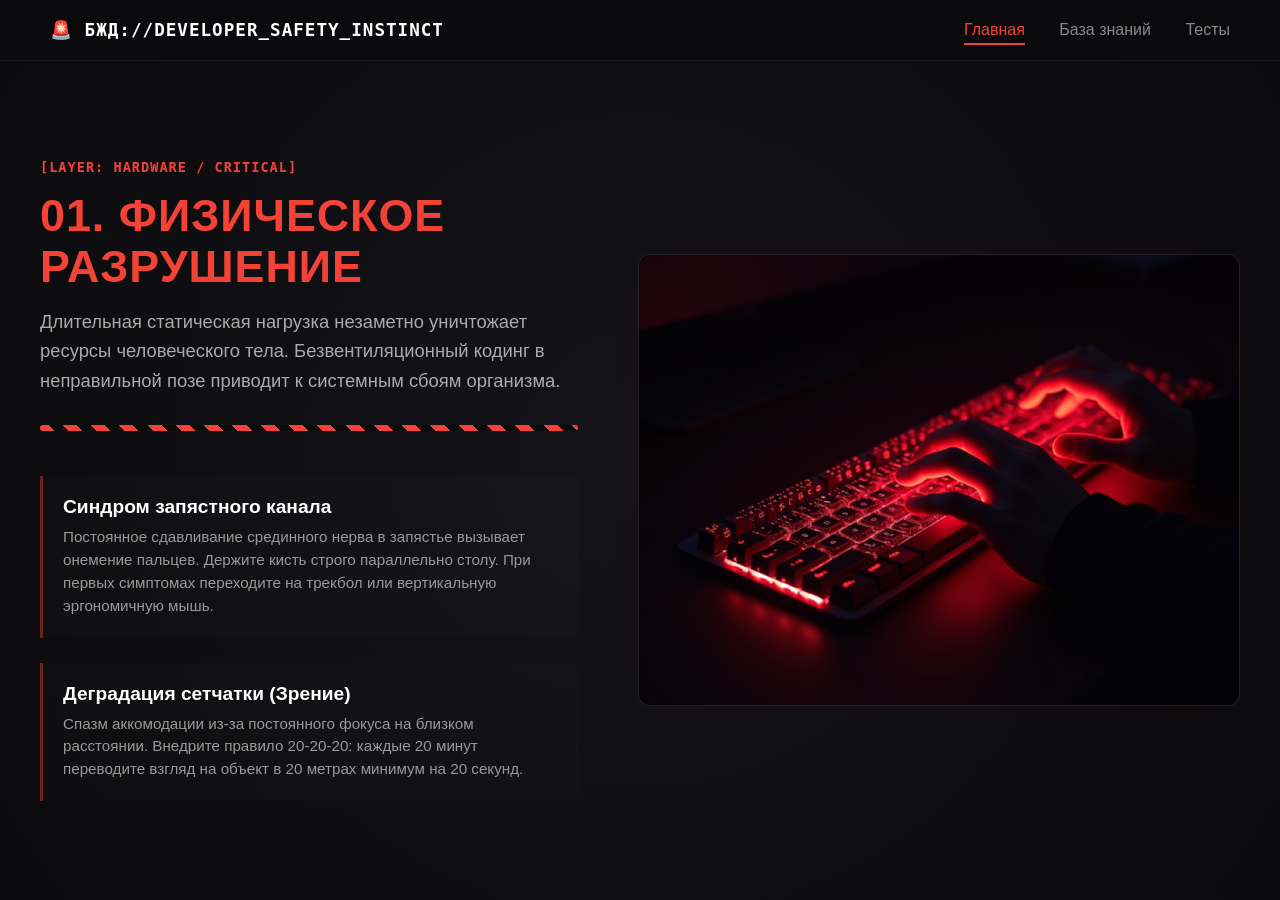
<file: index.html>
<!doctype html>
<html lang="ru">
    <head>
        <meta charset="UTF-8" />
        <meta name="viewport" content="width=device-width, initial-scale=1.0" />
        <title>БЖД Разработчика: Сфера Безопасности</title>
        <link rel="stylesheet" href="style.css" />
        <script src="components/head.js"></script>
    </head>
    <body class="page-fade-in theme-danger slides-mode">
        <!-- ШАПКА -->
        <header class="main-header" id="main-header-component"></header>

        <!-- ПОЛНОЭКРАННЫЕ СЛАЙДЫ -->
        <div class="slides-container">
            <!-- СЛАЙД 1: HARDWARE LAYER (ФИЗИОЛОГИЯ) -->
            <section class="slide-section">
                <div class="slide-wrapper grid-2ch">
                    <div class="text-side">
                        <div class="card-badge color-critical">
                            [LAYER: HARDWARE / CRITICAL]
                        </div>
                        <h1>01. Физическое разрушение</h1>
                        <p class="hero-desc">
                            Длительная статическая нагрузка незаметно уничтожает
                            ресурсы человеческого тела. Безвентиляционный кодинг
                            в неправильной позе приводит к системным сбоям
                            организма.
                        </p>
                        <div class="warning-line line-critical"></div>

                        <div class="info-block">
                            <h3>Синдром запястного канала</h3>
                            <p>
                                Постоянное сдавливание срединного нерва в
                                запястье вызывает онемение пальцев. Держите
                                кисть строго параллельно столу. При первых
                                симптомах переходите на трекбол или вертикальную
                                эргономичную мышь.
                            </p>
                        </div>
                        <div class="info-block">
                            <h3>Деградация сетчатки (Зрение)</h3>
                            <p>
                                Спазм аккомодации из-за постоянного фокуса на
                                близком расстоянии. Внедрите правило 20-20-20:
                                каждые 20 минут переводите взгляд на объект в 20
                                метрах минимум на 20 секунд.
                            </p>
                        </div>
                    </div>
                    <div class="image-side">
                        <div class="img-container glow-critical">
                            <img
                                class="img-placeholder"
                                src="assets/image/img_01.png"
                                alt="IMAGE: HARDWARE_SAFETY_ERR"
                            />
                        </div>
                    </div>
                </div>
            </section>

            <!-- СЛАЙД 2: INFRASTRUCTURE LAYER (ТЕХНОГЕННЫЕ АВАРИИ) -->
            <section class="slide-section">
                <div class="slide-wrapper grid-2ch">
                    <div class="image-side">
                        <div class="img-container glow-warning">
                            <img
                                class="img-placeholder"
                                src="assets/image/img_02.png"
                                alt="IMAGE: INFRASTRUCTURE_FIRE"
                            />
                        </div>
                    </div>
                    <div class="text-side">
                        <div class="card-badge color-warning">
                            [LAYER: INFRASTRUCTURE / WARNING]
                        </div>
                        <h2>02. Техногенные аварии рабочего места</h2>
                        <p class="hero-desc">
                            Рабочее место разработчика — это концентрат дорогой
                            электроники. Несоблюдение правил электробезопасности
                            ведет к мгновенной потере оборудования или пожару.
                        </p>
                        <div class="warning-line line-warning"></div>

                        <div class="info-block">
                            <h3>Критическое залитие жидкостями</h3>
                            <p>
                                Кофе или энергетик на клавиатуре запускают
                                процесс электрохимической коррозии. Алгоритм:
                                мгновенно выдернуть шнур питания. Не тратьте
                                время на вытирание — зажмите кнопку Power на 5
                                секунд до полного отключения.
                            </p>
                        </div>
                        <div class="info-block">
                            <h3>Перегрузка локальных подсетей</h3>
                            <p>
                                Подключение мощного системного блока,
                                рендер-фермы и бытовых приборов (обогреватель,
                                чайник) в один дешевый китайский удлинитель
                                плавит изоляцию кабеля. Используйте сетевые
                                фильтры с предохранителями.
                            </p>
                        </div>
                    </div>
                </div>
            </section>

            <!-- СЛАЙД 3: ENVIRONMENT LAYER (МИКРОКЛИМАТ) -->
            <section class="slide-section">
                <div class="slide-wrapper grid-2ch">
                    <div class="text-side">
                        <div class="card-badge color-info">
                            [LAYER: ENVIRONMENT / INFO]
                        </div>
                        <h2>03. Микроклимат и экология рабочего места</h2>
                        <p class="hero-desc">
                            Окружающая среда напрямую управляет
                            производительностью вашего мозга. Нехватка кислорода
                            незаметно снижает концентрацию, порождая критические
                            баги в коде.
                        </p>
                        <div class="warning-line line-info"></div>

                        <div class="info-block">
                            <h3>Токсикация углекислым газом (CO₂)</h3>
                            <p>
                                В закрытой комнате уровень CO₂ поднимается выше
                                1200 ppm всего за 1.5 часа. Появляется
                                сонливость и головная боль. Организуйте сквозное
                                проветривание каждые 90 минут или установите
                                приточную вентиляцию.
                            </p>
                        </div>
                        <div class="info-block">
                            <h3>Световое загрязнение и блики</h3>
                            <p>
                                Прямые лучи солнца или ламп, отражающиеся от
                                глянцевого монитора, вызывают постоянное
                                перенапряжение глазных мышц. Установите монитор
                                перпендикулярно окну и используйте лампы с
                                высоким индексом цветопередачи.
                            </p>
                        </div>
                    </div>
                    <div class="image-side">
                        <div class="img-container glow-info">
                            <img
                                class="img-placeholder"
                                src="assets/image/img_03.png"
                                alt="IMAGE: ENVIRONMENT_WORKSPACE"
                            />
                        </div>
                    </div>
                </div>
            </section>

            <!-- СЛАЙД 4: SOFTWARE & MIND LAYER (ЦИФРОВАЯ БЕЗОПАСНОСТЬ) -->
            <section class="slide-section">
                <div class="slide-wrapper grid-2ch">
                    <div class="image-side">
                        <div class="img-container glow-safe">
                            <img
                                class="img-placeholder"
                                src="assets/image/img_04.png"
                                alt="IMAGE: DATA_SAFETY_MIND"
                            />
                        </div>
                    </div>
                    <div class="text-side">
                        <div class="card-badge color-safe">
                            [LAYER: SOFTWARE & MIND / SECURE]
                        </div>
                        <h2>04. Ментальный слой и сохранность данных</h2>
                        <p class="hero-desc">
                            Потеря результатов полугодовой работы или
                            психологическое истощение могут навсегда выбить
                            специалиста из индустрии. Защищайте код и свой
                            разум.
                        </p>
                        <div class="warning-line line-safe"></div>

                        <div class="info-block">
                            <h3>Резервное копирование (Страховка 3-2-1)</h3>
                            <p>
                                Проекты должны быть захешированы. Храните
                                минимум 3 копии данных на 2 разных типах
                                носителей (например, SSD и HDD), при этом 1
                                копия должна находиться на удаленном сервере или
                                в облаке вне дома.
                            </p>
                        </div>
                        <div class="info-block">
                            <h3>Социальная IT-инженерия</h3>
                            <p>
                                Запуск непроверенных скриптов, скачивание
                                npm-пакетов без проверки репозитория или
                                открытие «тестовых заданий» (.exe / .bat) от
                                фейковых HR приводит к компрометации ваших
                                приватных ключей и паролей.
                            </p>
                        </div>

                        <div class="action-block-inline">
                            <a href="tests.html" class="btn-action"
                                >Пройти тесты →</a
                            >
                        </div>
                    </div>
                </div>
            </section>

            <!-- ФУТЕР -->
            <footer class="main-footer">
                <p>
                    © 2026 Справочник БЖД Разработчика. Код пишется, жизнь
                    сохраняется.
                </p>
            </footer>
        </div>
        <!-- ИНИЦИАЛИЗАЦИЯ И ПОДСВЕТКА НАВИГАЦИИ -->
        <script>
            document.addEventListener("DOMContentLoaded", () => {
                const headerContainer = document.getElementById(
                    "main-header-component",
                );

                // Если скрипт head.js успешно загрузился в память, рендерим меню
                if (headerContainer && window.componentHeader) {
                    headerContainer.innerHTML = window.componentHeader;

                    // Подсвечиваем вкладку "Главная"
                    document
                        .getElementById("nav-index")
                        .classList.add("active");
                }
            });
        </script>
    </body>
</html>
</file>
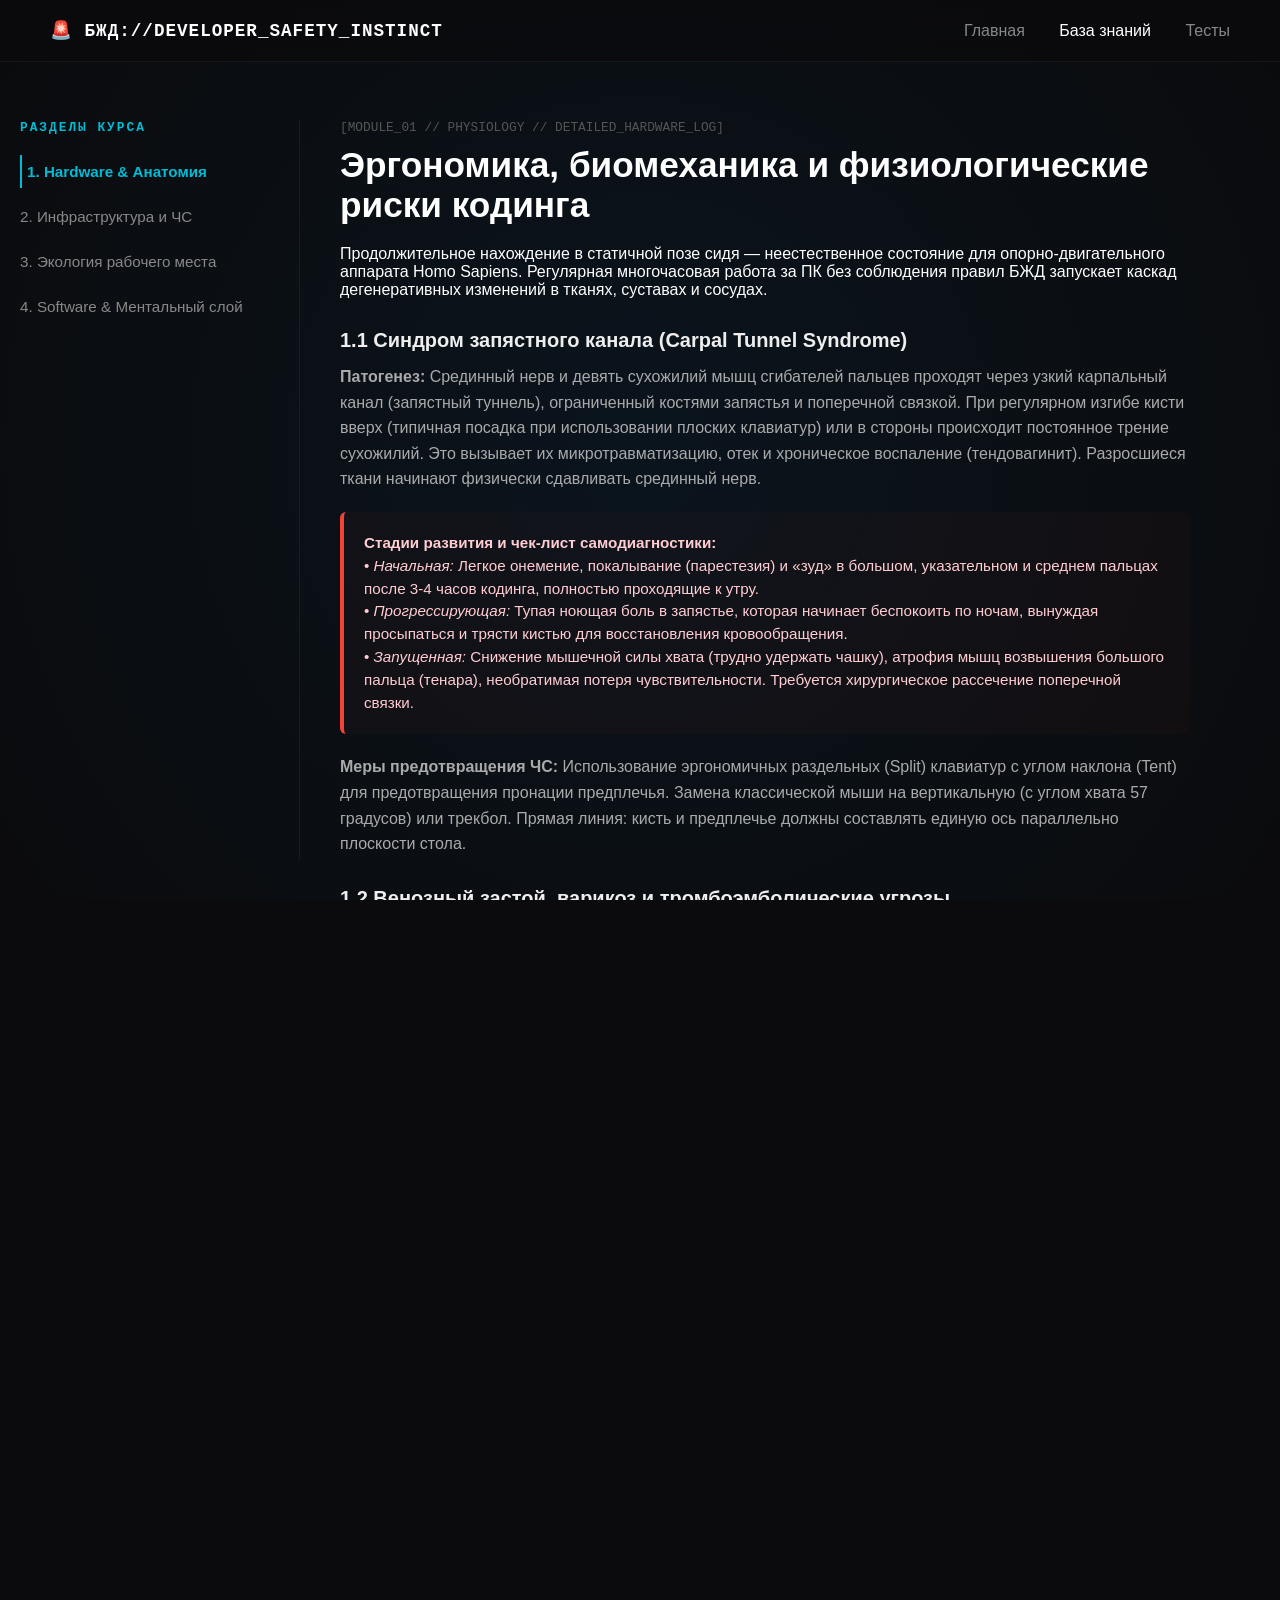
<file: academy.html>
<!doctype html>
<html lang="ru">
    <head>
        <meta charset="UTF-8" />
        <meta name="viewport" content="width=device-width, initial-scale=1.0" />
        <title>БЖД Разработчика: База Знаний</title>
        <link rel="stylesheet" href="style.css" />

        <!-- АВТОНОМНОЕ ПОДКЛЮЧЕНИЕ ШАПКИ И СТАТЕЙ (БЕЗ FETCH И СЕРВЕРОВ) -->
        <script src="components/head.js"></script>
        <script src="articles/hardware.js"></script>
        <script src="articles/infrastructure.js"></script>
        <script src="articles/environment.js"></script>
        <script src="articles/software.js"></script>
    </head>
    <body class="page-fade-in theme-info">
        <!-- ШАПКА-КОМПОНЕНТ -->
        <header class="main-header" id="main-header-component"></header>

        <!-- ОСНОВНОЙ КОНТЕНТ (УЧЕБНИК) -->
        <main class="academy-wrapper">
            <div class="academy-container">
                <!-- Боковое меню навигации -->
                <aside class="academy-sidebar">
                    <div class="sidebar-title">РАЗДЕЛЫ КУРСА</div>
                    <ul class="sidebar-menu">
                        <li>
                            <button
                                class="side-tab-btn active"
                                data-target="hardware"
                            >
                                1. Hardware & Анатомия
                            </button>
                        </li>
                        <li>
                            <button
                                class="side-tab-btn"
                                data-target="infrastructure"
                            >
                                2. Инфраструктура и ЧС
                            </button>
                        </li>
                        <li>
                            <button
                                class="side-tab-btn"
                                data-target="environment"
                            >
                                3. Экология рабочего места
                            </button>
                        </li>
                        <li>
                            <button class="side-tab-btn" data-target="software">
                                4. Software & Ментальный слой
                            </button>
                        </li>
                    </ul>
                </aside>

                <!-- Динамическая зона загрузки статей из оперативной памяти -->
                <section class="academy-content" id="academy-content-area">
                    <div class="loading-status">
                        Подключение к модулю безопасности...
                    </div>
                </section>
            </div>
        </main>

        <!-- ФУТЕР -->
        <footer class="main-footer">
            <p>
                © 2026 Справочник БЖД Разработчика. Код пишется, жизнь
                сохраняется.
            </p>
        </footer>

        <!-- СКРИПТ АВТОНОМНОГО УПРАВЛЕНИЯ ВУЗОВСКИМИ ТАБАМИ -->
        <script>
            const tabButtons = document.querySelectorAll(".side-tab-btn");
            const contentArea = document.getElementById("academy-content-area");

            // Карта соответствия дата-атрибутов кнопок и глобальных переменных лекций
            const articlesMap = {
                hardware: window.articleHardware,
                infrastructure: window.articleInfrastructure,
                environment: window.articleEnvironment,
                software: window.articleSoftware,
            };

            // Функция быстрой отрисовки лекции без fetch
            function displayArticle(category) {
                contentArea.classList.remove("fade-effect");

                const htmlText = articlesMap[category];

                if (htmlText) {
                    contentArea.innerHTML = htmlText;
                    void contentArea.offsetWidth; // Хак перезапуска анимации
                    contentArea.classList.add("fade-effect");
                } else {
                    contentArea.innerHTML = `<div class="academy-box box-danger"><strong>Критический сбой:</strong> Модуль "${category}" не найден в глобальной памяти скриптов.</div>`;
                }
            }

            // Логика кликов по кнопкам разделов
            tabButtons.forEach((button) => {
                button.addEventListener("click", () => {
                    const category = button.getAttribute("data-target");

                    tabButtons.forEach((btn) => btn.classList.remove("active"));
                    button.classList.add("active");

                    displayArticle(category);
                    window.scrollTo({ top: 0, behavior: "auto" });
                });
            });

            // Инициализация интерфейса при старте
            document.addEventListener("DOMContentLoaded", () => {
                // 1. Рендерим и подсвечиваем шапку
                const headerContainer = document.getElementById(
                    "main-header-component",
                );
                if (headerContainer && window.componentHeader) {
                    headerContainer.innerHTML = window.componentHeader;
                    document
                        .getElementById("nav-academy")
                        ?.classList.add("active");
                }

                // 2. Выводим первую статью
                displayArticle("hardware");
            });
        </script>
    </body>
</html>
</file>
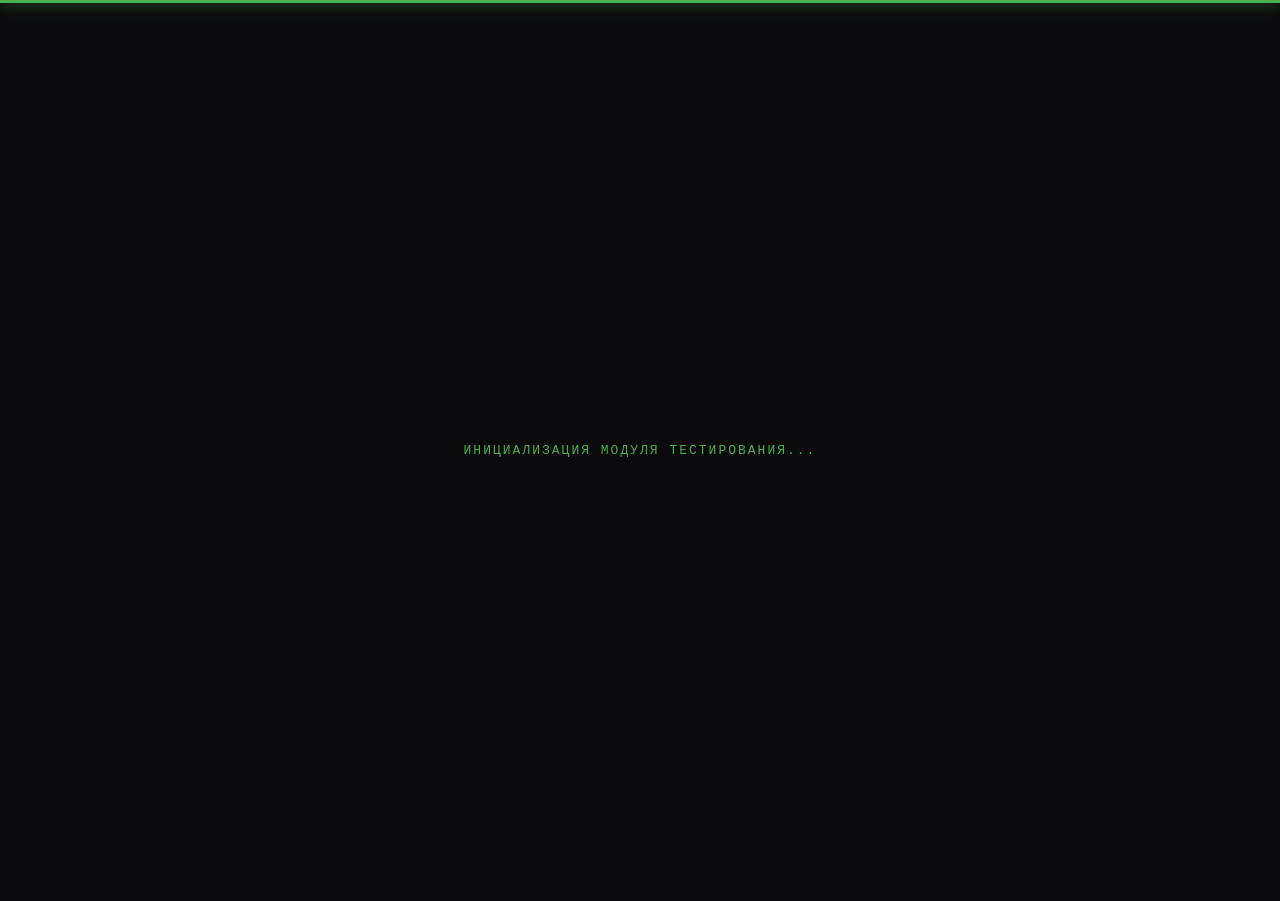
<file: tests.html>
<!doctype html>
<html lang="ru">
    <head>
        <meta charset="UTF-8" />
        <meta name="viewport" content="width=device-width, initial-scale=1.0" />
        <title>БЖД Разработчика: Тестирование</title>
        <link rel="stylesheet" href="style.css" />
        <script src="components/head.js"></script>
    </head>
    <body class="page-fade-in theme-safe">
        <!-- ЭФФЕКТ СКАНИРОВАНИЯ -->
        <div class="scan-overlay" id="scanOverlay">
            <div class="scan-line"></div>
            <div class="scan-text">ИНИЦИАЛИЗАЦИЯ МОДУЛЯ ТЕСТИРОВАНИЯ...</div>
        </div>

        <!-- ШАПКА -->
        <header class="main-header" id="main-header-component"></header>

        <!-- КОНТЕНТ ТЕСТОВ -->
        <main class="content-wrapper">
            <section class="quiz-section">
                <!-- МЕНЮ ВЫБОРА ТЕСТА -->
                <div id="quiz-menu">
                    <h2>Выберите модуль проверки знания БЖД</h2>
                    <p class="subtitle">
                        Каждый тест содержит 10 критических вопросов по ЧС.
                    </p>

                    <div class="category-menu">
                        <button
                            class="menu-card menu-critical"
                            onclick="startSelectedQuiz('hardware')"
                        >
                            <span class="menu-badge">[HARDWARE]</span>
                            <h3>Физическое выживание</h3>
                            <p>
                                Зрение, туннельный синдром, тромбоз и осанка
                                разработчика.
                            </p>
                        </button>
                        <button
                            class="menu-card menu-warning"
                            onclick="startSelectedQuiz('infrastructure')"
                        >
                            <span class="menu-badge">[INFRASTRUCTURE]</span>
                            <h3>Аварии и Железо</h3>
                            <p>
                                Пожары, замыкания, залития и перегрузки рабочих
                                станций.
                            </p>
                        </button>
                        <button
                            class="menu-card menu-info"
                            onclick="startSelectedQuiz('software')"
                        >
                            <span class="menu-badge">[SOFTWARE & MIND]</span>
                            <h3>Данные и Выгорание</h3>
                            <p>
                                Безопасность кода, бэкапы, фишинг и ментальная
                                стойкость.
                            </p>
                        </button>
                    </div>
                </div>

                <!-- ИНТЕРФЕЙС ТЕСТА -->
                <div class="quiz-container hidden" id="quiz-body">
                    <div class="quiz-header-nav">
                        <button class="btn-back" onclick="backToMenu()">
                            ← В меню модулей
                        </button>
                        <span id="quiz-title-display" class="quiz-current-title"
                            >Тест</span
                        >
                    </div>

                    <div id="question-box">
                        <div class="progress-bar">
                            <div id="progress-fill"></div>
                        </div>
                        <p class="question-text" id="question">
                            Загрузка вопроса...
                        </p>
                        <div class="options" id="options"></div>
                    </div>

                    <div id="result-box" class="hidden">
                        <h3>Лог компиляции результатов:</h3>
                        <p id="result-text"></p>
                        <div class="result-actions">
                            <button class="btn-restart" onclick="restartQuiz()">
                                Пройти заново
                            </button>
                            <button
                                class="btn-menu-back"
                                onclick="backToMenu()"
                            >
                                Другие тесты
                            </button>
                        </div>
                    </div>
                </div>
            </section>
        </main>

        <!-- ФУТЕР -->
        <footer class="main-footer">
            <p>
                © 2026 Справочник БЖД Разработчика. Код пишется, жизнь
                сохраняется.
            </p>
        </footer>

        <script src="script.js"></script>
        <script>
            document.addEventListener("DOMContentLoaded", () => {
                const headerContainer = document.getElementById(
                    "main-header-component",
                );

                // Проверяем наличие глобальной переменной из head.js
                if (headerContainer && window.componentHeader) {
                    headerContainer.innerHTML = window.componentHeader;

                    // Подсвечиваем вкладку "Тесты" зеленым неоном
                    document
                        .getElementById("nav-tests")
                        .classList.add("active");
                }
            });
        </script>
    </body>
</html>
</file>
<file: style.css>
/* ==========================================================================
   1. СБРОС СТИЛЕЙ И БАЗОВЫЕ НАСТРОЙКИ
   ========================================================================== */
* {
    margin: 0;
    padding: 0;
    box-sizing: border-box;
    font-family: "Segoe UI", Tahoma, Geneva, Verdana, sans-serif;
}

html,
body {
    height: 100%;
    background-color: #0b0b0d;
    color: #fff;
    overflow: hidden; /* Отключаем дефолтный скролл браузера для работы слайдов */
}

/* Эффект мягкого появления страниц при загрузке */
.page-fade-in {
    animation: pageIn 0.5s ease-out both;
}

@keyframes pageIn {
    from {
        opacity: 0;
        transform: translateY(10px);
    }
    to {
        opacity: 1;
        transform: translateY(0);
    }
}

/* ==========================================================================
   2. ФИКСИРОВАННАЯ ШАПКА (НАВИГАЦИЯ)
   ========================================================================== */
.main-header {
    position: fixed;
    top: 0;
    left: 0;
    width: 100%;
    display: flex;
    justify-content: space-between;
    align-items: center;
    padding: 20px 50px;
    z-index: 100;
    background: rgba(11, 11, 13, 0.85);
    backdrop-filter: blur(12px);
    border-bottom: 1px solid rgba(255, 255, 255, 0.05);
}

.logo {
    font-size: 1.1rem;
    font-weight: bold;
    text-transform: uppercase;
    letter-spacing: 1px;
    font-family: monospace;
}

.nav-links a {
    color: #888;
    text-decoration: none;
    margin-left: 30px;
    font-weight: 500;
    transition:
        color 0.3s,
        border-bottom 0.3s;
    padding-bottom: 5px;
}

.nav-links a.active,
.nav-links a:hover {
    color: #fff;
}

/* Индивидуальная подсветка активной ссылки в зависимости от темы страницы */
.theme-danger .nav-links a.active {
    border-bottom: 2px solid #f44336;
    color: #f44336;
}
.theme-safe .nav-links a.active {
    border-bottom: 2px solid #4caf50;
    color: #4caf50;
}

/* ==========================================================================
   3. ПОЛНОЭКРАННЫЕ СЛАЙДЫ (PAGE SNAPPING)
   ========================================================================== */
.slides-container {
    height: 100vh;
    overflow-y: scroll;
    scroll-snap-type: y mandatory; /* Жесткая фиксация скролла по вертикали */
    scroll-behavior: smooth;
}

.slide-section {
    height: 100vh;
    width: 100%;
    scroll-snap-align: start; /* Привязывает начало слайда к экрану */
    display: flex;
    justify-content: center;
    align-items: center;
    padding: 100px 20px 40px 20px;
    position: relative;
    background: radial-gradient(circle at center, #141419 0%, #0b0b0d 100%);
}

.slide-wrapper {
    width: 100%;
    max-width: 1200px;
    margin: 0 auto;
}

/* Двухколоночная сетка: Текст слева, Картинка справа */
.grid-2ch {
    display: grid;
    grid-template-columns: 1.2fr 0.8fr;
    gap: 60px;
    align-items: center;
}

/* ==========================================================================
   4. СТИЛИЗАЦИЯ КОНТЕНТА НА СЛАЙДАХ
   ========================================================================== */
.text-side {
    display: flex;
    flex-direction: column;
    text-align: left;
}

.card-badge {
    font-family: monospace;
    font-size: 0.85rem;
    font-weight: bold;
    margin-bottom: 15px;
    letter-spacing: 1px;
}

.text-side h1,
.text-side h2 {
    font-size: 2.8rem;
    text-transform: uppercase;
    letter-spacing: 1px;
    margin-bottom: 15px;
    font-weight: 800;
}

.hero-desc {
    font-size: 1.15rem;
    color: #aaa;
    line-height: 1.6;
    margin-bottom: 10px;
}

/* Информационные текстовые блоки */
.info-block {
    margin-top: 25px;
    background: rgba(255, 255, 255, 0.01);
    padding: 20px;
    border-left: 3px solid #333;
    border-radius: 0 6px 6px 0;
}

.info-block h3 {
    font-size: 1.2rem;
    margin-bottom: 8px;
    color: #fff;
}

.info-block p {
    font-size: 0.95rem;
    color: #999;
    line-height: 1.5;
}

/* Декоративные сигнальные линии */
.warning-line {
    height: 6px;
    margin: 20px 0;
    border-radius: 3px;
    width: 100%;
}

/* ==========================================================================
   5. ГРАФИЧЕСКИЕ КОНТЕЙНЕРЫ (КАРТИНКИ) И НЕОН
   ========================================================================== */
.image-side {
    display: flex;
    justify-content: center;
    align-items: center;
    width: 100%;
}

.img-container {
    width: 100%;
    aspect-ratio: 4 / 3;
    background: #141419;
    border-radius: 12px;
    display: flex;
    justify-content: center;
    align-items: center;
    border: 1px solid rgba(255, 255, 255, 0.05);
    position: relative;
    overflow: hidden;
    transition:
        box-shadow 0.4s ease,
        border-color 0.4s ease,
        transform 0.3s ease;
}

.img-container:hover {
    transform: scale(1.01);
}

.img-placeholder {
    font-family: monospace;
    font-size: 0.85rem;
    color: #444;
    letter-spacing: 1px;
}

/* Цветовые схемы для слайдов */
/* Слайд 1 (Critical - Красный) */
.color-critical {
    color: #f44336;
}
.text-side h1 {
    color: #f44336;
}
.line-critical {
    background: repeating-linear-gradient(
        45deg,
        #f44336,
        #f44336 10px,
        #0b0b0d 10px,
        #0b0b0d 20px
    );
}
.slide-section:nth-child(1) .info-block {
    border-left-color: rgba(244, 67, 54, 0.4);
}
.glow-critical {
    box-shadow: 0 0 40px rgba(244, 67, 54, 0.03);
}
.img-container.glow-critical:hover {
    border-color: #f44336;
    box-shadow: 0 0 40px rgba(244, 67, 54, 0.2);
}

/* Слайд 2 (Warning - Оранжевый) */
.color-warning {
    color: #ff9800;
}
.text-side h2.color-warning {
    color: #ff9800;
}
.line-warning {
    background: repeating-linear-gradient(
        45deg,
        #ff9800,
        #ff9800 10px,
        #0b0b0d 10px,
        #0b0b0d 20px
    );
}
.slide-section:nth-child(2) .info-block {
    border-left-color: rgba(255, 152, 0, 0.4);
}
.glow-warning {
    box-shadow: 0 0 40px rgba(255, 152, 0, 0.03);
}
.img-container.glow-warning:hover {
    border-color: #ff9800;
    box-shadow: 0 0 40px rgba(255, 152, 0, 0.2);
}

/* Слайд 3 (Info - Голубой) */
.color-info {
    color: #00bcd4;
}
.text-side h2.color-info {
    color: #00bcd4;
}
.line-info {
    background: repeating-linear-gradient(
        45deg,
        #00bcd4,
        #00bcd4 10px,
        #0b0b0d 10px,
        #0b0b0d 20px
    );
}
.slide-section:nth-child(3) .info-block {
    border-left-color: rgba(0, 188, 212, 0.4);
}
.glow-info {
    box-shadow: 0 0 40px rgba(0, 188, 212, 0.03);
}
.img-container.glow-info:hover {
    border-color: #00bcd4;
    box-shadow: 0 0 40px rgba(0, 188, 212, 0.2);
}

/* Слайд 4 (Secure - Зеленый) */
.color-safe {
    color: #4caf50;
}
.text-side h2.color-safe {
    color: #4caf50;
}
.line-safe {
    background: repeating-linear-gradient(
        45deg,
        #4caf50,
        #4caf50 10px,
        #0b0b0d 10px,
        #0b0b0d 20px
    );
}
.slide-section:nth-child(4) .info-block {
    border-left-color: rgba(76, 175, 80, 0.4);
}
.glow-safe {
    box-shadow: 0 0 40px rgba(76, 175, 80, 0.03);
}
.img-container.glow-safe:hover {
    border-color: #4caf50;
    box-shadow: 0 0 40px rgba(76, 175, 80, 0.2);
}

/* Кнопка действия */
.action-block-inline {
    margin-top: 30px;
}
.btn-action {
    display: inline-block;
    padding: 14px 35px;
    background: #4caf50;
    color: #000;
    text-decoration: none;
    font-weight: bold;
    border-radius: 6px;
    transition:
        background 0.2s,
        transform 0.2s;
}
.btn-action:hover {
    background: #388e3c;
    transform: scale(1.02);
}

/* ==========================================================================
   6. СТИЛИ ДЛЯ ОТДЕЛЬНОЙ СТРАНИЦЫ ТЕСТОВ (theme-safe)
   ========================================================================== */
body.theme-safe {
    overflow-y: auto; /* На странице тестов обычный классический скролл */
    background: radial-gradient(circle at center, #0f1c16 0%, #0b0b0d 100%);
}

.content-wrapper {
    flex: 1;
    display: flex;
    justify-content: center;
    align-items: center;
    padding: 140px 20px 60px 20px;
    min-height: calc(100vh - 75px); /* Предотвращает прыжки интерфейса */
}

.quiz-section {
    width: 100%;
    max-width: 650px;
    text-align: center;
}

.quiz-section h2 {
    color: #4caf50;
    font-size: 2.5rem;
    margin-bottom: 10px;
}
.subtitle {
    color: #888;
    margin-bottom: 30px;
}

.quiz-container {
    background: rgba(255, 255, 255, 0.02);
    border: 1px solid rgba(76, 175, 80, 0.2);
    padding: 40px 30px;
    border-radius: 12px;
    box-shadow: 0 20px 40px rgba(0, 0, 0, 0.5);
    text-align: left;
}

.progress-bar {
    height: 4px;
    background: rgba(255, 255, 255, 0.1);
    margin-bottom: 25px;
    border-radius: 2px;
    overflow: hidden;
}
#progress-fill {
    height: 100%;
    background: #4caf50;
    width: 0%;
    transition: width 0.3s;
}

.question-text {
    font-size: 1.25rem;
    margin-bottom: 25px;
    line-height: 1.5;
}

.options button {
    display: block;
    width: 100%;
    padding: 14px 20px;
    background: rgba(255, 255, 255, 0.04);
    border: 1px solid rgba(255, 255, 255, 0.1);
    color: #fff;
    border-radius: 6px;
    cursor: pointer;
    margin-bottom: 12px;
    font-size: 1rem;
    text-align: left;
    transition: all 0.2s;
}
.options button:hover {
    background: rgba(76, 175, 80, 0.15);
    border-color: #4caf50;
}

.btn-restart {
    padding: 12px 25px;
    background: #4caf50;
    border: none;
    color: #000;
    font-weight: bold;
    border-radius: 4px;
    cursor: pointer;
    margin-top: 15px;
}

/* ==========================================================================
   7. ЗАКРЫВАЮЩИЙСЯ ШЛЮЗ СКАНИРОВАНИЯ (БЕЗ ТРЯСКИ)
   ========================================================================== */
.scan-overlay {
    position: fixed;
    top: 0;
    left: 0;
    width: 100%;
    height: 100vh;
    background: #0b0b0d;
    z-index: 200;
    display: flex;
    justify-content: center;
    align-items: center;
    flex-direction: column;
    pointer-events: none;
    transition:
        opacity 0.5s ease-out,
        transform 0.5s ease-out;
}

.scan-overlay.loaded {
    opacity: 0;
    transform: scale(1.05);
}

.scan-line {
    position: absolute;
    width: 100%;
    height: 3px;
    background: #4caf50;
    box-shadow: 0 0 15px #4caf50;
    top: 0;
    animation: scanAnimation 1.2s linear infinite;
}

.scan-text {
    font-family: monospace;
    color: #4caf50;
    letter-spacing: 2px;
}
@keyframes scanAnimation {
    0% {
        transform: translateY(0);
    }
    50% {
        transform: translateY(99vh);
    }
    100% {
        transform: translateY(0);
    }
}
.hidden {
    display: none;
}
/* ==========================================================================
8. ПОДВАЛ (ФУТЕР)
========================================================================== */
.main-footer {
    scroll-snap-align: end; /* Фиксирует подвал в конце контейнера слайдов */
    background: #070708;
    padding: 30px;
    text-align: center;
    border-top: 1px solid rgba(255, 255, 255, 0.03);
    color: #444;
    font-size: 0.85rem;
}
/* ==========================================================================
9. АДАПТИВНОСТЬ ДЛЯ СМАРТФОНОВ
========================================================================== */
@media (max-width: 1024px) {
    html,
    body {
        overflow: auto;
    } /* Возвращаем скролл на телефонах */
    .slides-container {
        scroll-snap-type: none;
        height: auto;
    }
    .slide-section {
        height: auto;
        padding: 120px 20px 60px 20px;
    }
    .grid-2ch {
        grid-template-columns: 1fr; /* Колонки перестраиваются в одну линию */
        gap: 40px;
    }
    .image-side {
        order: -1;
    } /* Изображение встает над текстом */
    .text-side h1,
    .text-side h2 {
        font-size: 2rem;
    }
}

/* МЕНЮ ВЫБОРА КАТЕГОРИЙ ТЕСТОВ */
.category-menu {
    display: grid;
    grid-template-columns: 1fr;
    gap: 15px;
    margin-top: 30px;
    width: 100%;
}

.menu-card {
    background: rgba(255, 255, 255, 0.02);
    border: 1px solid rgba(255, 255, 255, 0.05);
    padding: 20px 25px;
    border-radius: 8px;
    cursor: pointer;
    text-align: left;
    color: #fff;
    transition: all 0.25s ease;
    width: 100%;
}

.menu-card:hover {
    transform: translateX(5px);
}

.menu-badge {
    font-family: monospace;
    font-size: 0.8rem;
    font-weight: bold;
    display: block;
    margin-bottom: 5px;
}

.menu-card h3 {
    font-size: 1.3rem;
    margin-bottom: 5px;
}
.menu-card p {
    color: #888;
    font-size: 0.9rem;
}

/* Стилизация рамок выбора тестов */
.menu-critical:hover {
    border-color: #f44336;
    background: rgba(244, 67, 54, 0.03);
}
.menu-critical .menu-badge {
    color: #f44336;
}

.menu-warning:hover {
    border-color: #ff9800;
    background: rgba(255, 152, 0, 0.03);
}
.menu-warning .menu-badge {
    color: #ff9800;
}

.menu-info:hover {
    border-color: #00bcd4;
    background: rgba(0, 188, 212, 0.03);
}
.menu-info .menu-badge {
    color: #00bcd4;
}

/* Управление навигацией внутри теста */
.quiz-header-nav {
    display: flex;
    justify-content: space-between;
    align-items: center;
    margin-bottom: 20px;
    border-bottom: 1px solid rgba(255, 255, 255, 0.05);
    padding-bottom: 15px;
}

.btn-back {
    background: none;
    border: none;
    color: #888;
    cursor: pointer;
    font-size: 0.9rem;
    transition: color 0.2s;
}
.btn-back:hover {
    color: #fff;
}

.quiz-current-title {
    font-family: monospace;
    font-size: 0.9rem;
    color: #4caf50;
}

.result-actions {
    display: flex;
    gap: 15px;
    margin-top: 20px;
}

.btn-menu-back {
    padding: 12px 25px;
    background: rgba(255, 255, 255, 0.05);
    border: 1px solid rgba(255, 255, 255, 0.1);
    color: #fff;
    font-weight: bold;
    border-radius: 4px;
    cursor: pointer;
    margin-top: 15px;
    transition: background 0.2s;
}
.btn-menu-back:hover {
    background: rgba(255, 255, 255, 0.1);
}

/* ==========================================================================
   10. СТИЛИ ДЛЯ СТРАНИЦЫ БАЗЫ ЗНАНИЙ (ACADEMY)
   ========================================================================== */
body.theme-info {
    overflow-y: auto; /* Свободный вертикальный скролл для чтения статей */
    background: radial-gradient(circle at center, #0a141d 0%, #0b0b0d 100%);
}

.academy-wrapper {
    max-width: 1300px;
    margin: 0 auto;
    padding: 120px 20px 60px 20px;
    width: 100%;
}

.academy-container {
    display: flex;
    gap: 40px;
    position: relative;
}

/* Фиксированное боковое меню */
.academy-sidebar {
    width: 280px;
    position: sticky;
    top: 120px;
    height: calc(100vh - 160px);
    overflow-y: auto;
    border-right: 1px solid rgba(255, 255, 255, 0.05);
    padding-right: 20px;
}

.sidebar-title {
    font-family: monospace;
    font-size: 0.8rem;
    color: #00bcd4;
    letter-spacing: 2px;
    margin-bottom: 20px;
    font-weight: bold;
}

.side-tab-btn {
    background: none;
    border: none;
    color: #888;
    font-size: 0.95rem;
    cursor: pointer;
    text-align: left;
    transition: all 0.2s ease;
    display: block;
    padding: 8px 0;
    width: 100%;
    font-family: inherit;
}

.side-tab-btn:hover,
.side-tab-btn.active {
    color: #00bcd4;
}

.side-tab-btn.active {
    font-weight: bold;
    padding-left: 5px;
    border-left: 2px solid #00bcd4;
}

/* АНИМАЦИЯ ПОЯВЛЕНИЯ ВЫБРАННОЙ СТАТЬИ */
.fade-effect {
    animation: fadeInTab 0.35s ease-in-out both;
}

@keyframes fadeInTab {
    from {
        opacity: 0;
        transform: translateY(8px);
    }
    to {
        opacity: 1;
        transform: translateY(0);
    }
}

.academy-content {
    flex: 1;
    max-width: 850px;
    min-height: 60vh;
}

.academy-article {
    padding-bottom: 30px;
    margin-bottom: 30px;
    border-bottom: none;
}

.sidebar-menu {
    list-style: none;
}

.sidebar-menu li {
    margin-bottom: 12px;
}

.sidebar-menu a {
    color: #888;
    text-decoration: none;
    font-size: 0.95rem;
    transition: all 0.2s;
    display: block;
    padding: 6px 0;
}

.sidebar-menu a:hover,
.sidebar-menu a.active {
    color: #00bcd4;
    transform: translateX(3px);
}

/* Секция контента статей */
.academy-content {
    flex: 1;
    max-width: 850px;
}

.academy-article {
    padding-bottom: 60px;
    margin-bottom: 60px;
    border-bottom: 1px solid rgba(255, 255, 255, 0.05);
}

.article-meta {
    font-family: monospace;
    font-size: 0.8rem;
    color: #555;
    display: block;
    margin-bottom: 10px;
}

.academy-article h2 {
    font-size: 2.2rem;
    color: #fff;
    margin-bottom: 20px;
    font-weight: 700;
}

.theory-block {
    margin-top: 30px;
}

.theory-block h4 {
    font-size: 1.25rem;
    color: #eee;
    margin-bottom: 12px;
}

.theory-block p {
    font-size: 1rem;
    color: #aaa;
    line-height: 1.6;
    margin-bottom: 15px;
}

/* Информационные плашки внутри лекций */
.academy-box {
    padding: 20px;
    border-radius: 6px;
    margin: 20px 0;
    font-size: 0.95rem;
    line-height: 1.5;
    border-left: 4px solid #333;
}
.box-danger {
    background: rgba(244, 67, 54, 0.03);
    border-left-color: #f44336;
    color: #ffcdd2;
}
.box-warning {
    background: rgba(255, 152, 0, 0.03);
    border-left-color: #ff9800;
    color: #ffe0b2;
}
.box-info {
    background: rgba(0, 188, 212, 0.03);
    border-left-color: #00bcd4;
    color: #b2ebf2;
}

/* Техническая таблица средств пожаротушения */
.academy-table {
    width: 100%;
    border-collapse: collapse;
    margin-top: 20px;
    font-size: 0.9rem;
    text-align: left;
}

.academy-table th,
.academy-table td {
    padding: 12px 15px;
    border-bottom: 1px solid rgba(255, 255, 255, 0.05);
}

.academy-table th {
    background: rgba(255, 255, 255, 0.02);
    color: #fff;
    font-family: monospace;
}

.academy-table td {
    color: #ccc;
}

/* Статусы в таблице */
.status-fail {
    color: #ef9a9a;
    font-weight: bold;
}
.status-warn {
    color: #ffe082;
    font-weight: bold;
}
.status-ok {
    color: #a5d6a7;
    font-weight: bold;
}

/* Адаптивность для учебника */
@media (max-width: 900px) {
    .academy-container {
        flex-direction: column;
    }
    .academy-sidebar {
        position: static;
        width: 100%;
        height: auto;
        border-right: none;
        border-bottom: 1px solid rgba(255, 255, 255, 0.05);
        padding-bottom: 20px;
        margin-bottom: 20px;
    }
}
</file>
